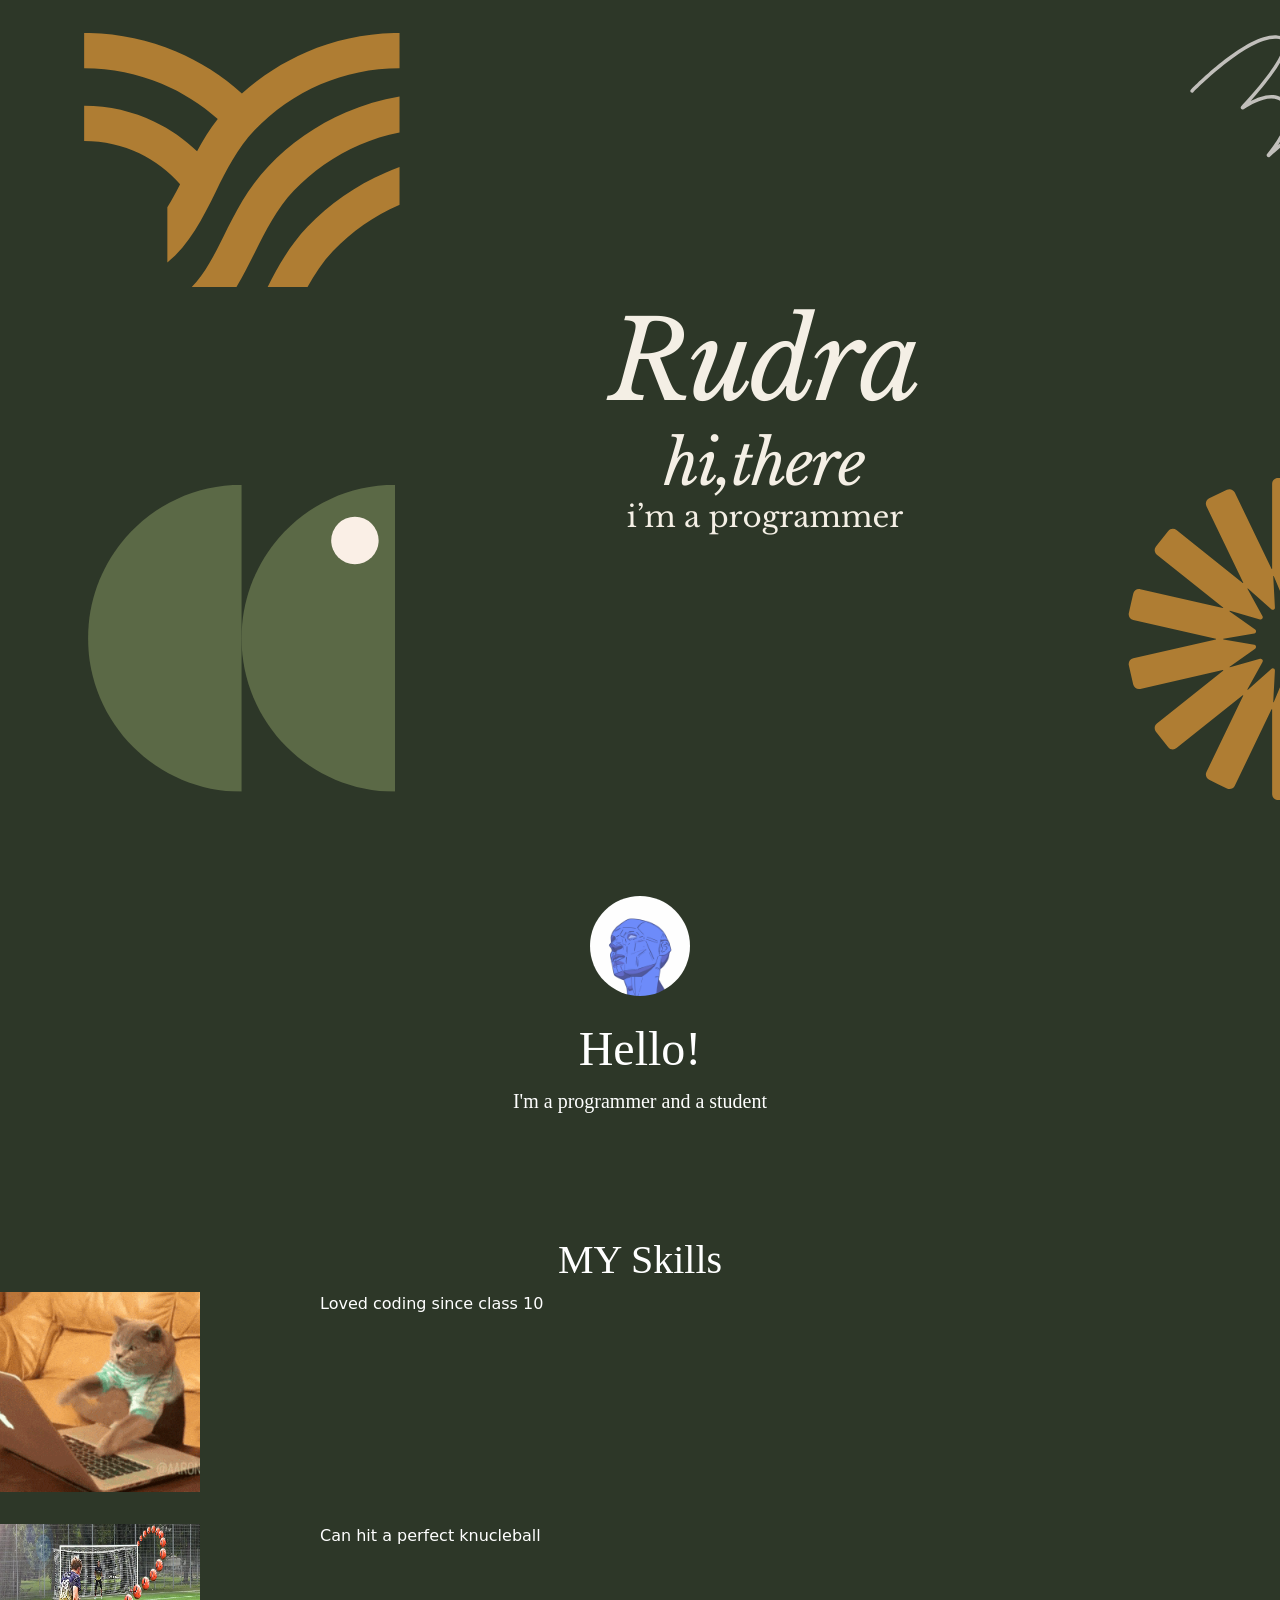
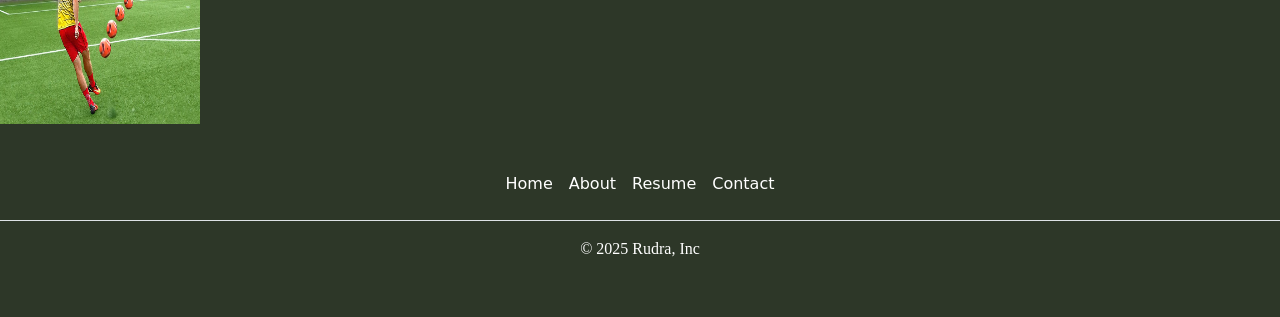
<file: index.html>
<!DOCTYPE html>
<html lang="en">
  <head>
    <meta charset="UTF-8" />
    <meta name="viewport" content="width=device-width, initial-scale=1.0" />
    <title>Rudra</title>
    <link
      href="https://cdn.jsdelivr.net/npm/bootstrap@5.3.8/dist/css/bootstrap.min.css"
      rel="stylesheet"
      integrity="sha384-sRIl4kxILFvY47J16cr9ZwB07vP4J8+LH7qKQnuqkuIAvNWLzeN8tE5YBujZqJLB"
      crossorigin="anonymous"
    />
    <link rel="stylesheet" href="./style.css" />
  </head>

  <body>
    <section id="top" class="mybackg">
      <div class="container">
        <header class="d-flex justify-content-center py-3">
          
        </header>
        <img src="./assets/img/Rudra.png" alt="rudra" />
      </div>
    </section>
    <section id="hero" class="mybackg">
      <div class="px-4 py-5 my-5 text-center">
        <img
          class="d-block mx-auto mb-4"
          src="./assets/img/some.png"
          alt="my-img"
          width="100"
          height="100"
        />
        <h1 class="display-5 fw-light">Hello!</h1>
        <div class="col-lg-6 mx-auto">
          <p class="lead mb-4">I'm a programmer and a student</p>
        </div>
      </div>
    </section>
    <!-- <section id="resume" class="mybackg">
    <div>
      <a href="./resume.html">My resume</a>
    </div>
  </section> -->
    <div class="Skills">
      <h1>MY Skills</h1>
      <div class="skills-container">
        <div class="typing">
          <img
            src="./assets/img/gif.gif"
            alt="typing cat"
            height="200px"
            width="200px"
          />
        </div>
        <div class="t-text">Loved coding since class 10</div>
        <div class="football">
          <img
            src="./assets/img/maxresdefault.jpg"
            alt="knucleball"
            height="200px"
            width="200px"
          />
        </div>
        <div class="f-text">Can hit a perfect knucleball</div>
      </div>
    </div>
    <section id="footer" >
      <footer class="py-3 my-4 ">
        <ul class="nav justify-content-center border-bottom pb-3 mb-3">
          <li class="nav-item">
            <a href="#" class="nav-link px-2 footer-link">Home</a>
          </li>
          <li class="nav-item">
            <a href="./about.html" class="nav-link px-2 footer-link">About</a>
          </li>
          <li class="nav-item">
            <a href="./resume.html" class="nav-link px-2 footer-link">Resume</a>
          </li>
          <li class="nav-item">
            <a href="./contact.html" class="nav-link px-2 footer-link">Contact</a>
          </li>
          
        </ul>
        <p class="text-center footer-end ">© 2025 Rudra, Inc</p>
      </footer>
    </section>

    <script
      src="https://cdn.jsdelivr.net/npm/bootstrap@5.3.8/dist/js/bootstrap.bundle.min.js"
      integrity="sha384-FKyoEForCGlyvwx9Hj09JcYn3nv7wiPVlz7YYwJrWVcXK/BmnVDxM+D2scQbITxI"
      crossorigin="anonymous"
    ></script>
  </body>
</html>
</file>
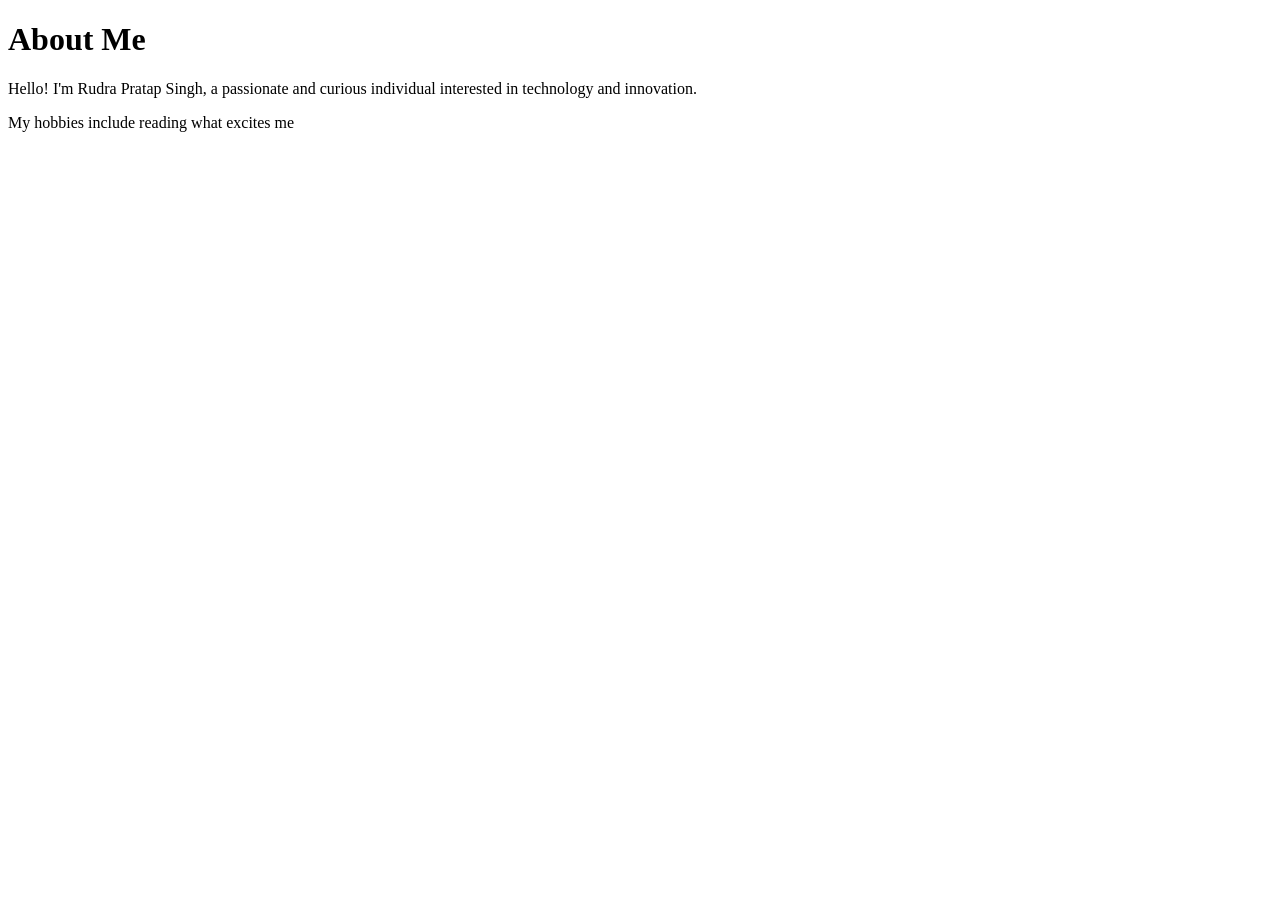
<file: about.html>
<!DOCTYPE html>
<html lang="en">
<head>
    <meta charset="UTF-8">
    <meta name="viewport" content="width=device-width, initial-scale=1.0">
    <title>About Me</title>
</head>
<body>
    <h1>About Me</h1>
    <p>Hello! I'm Rudra Pratap Singh, a passionate and curious individual interested in technology and innovation.</p>
    <p>My hobbies include reading what excites me</p>
    
</body>
</html>
</file>
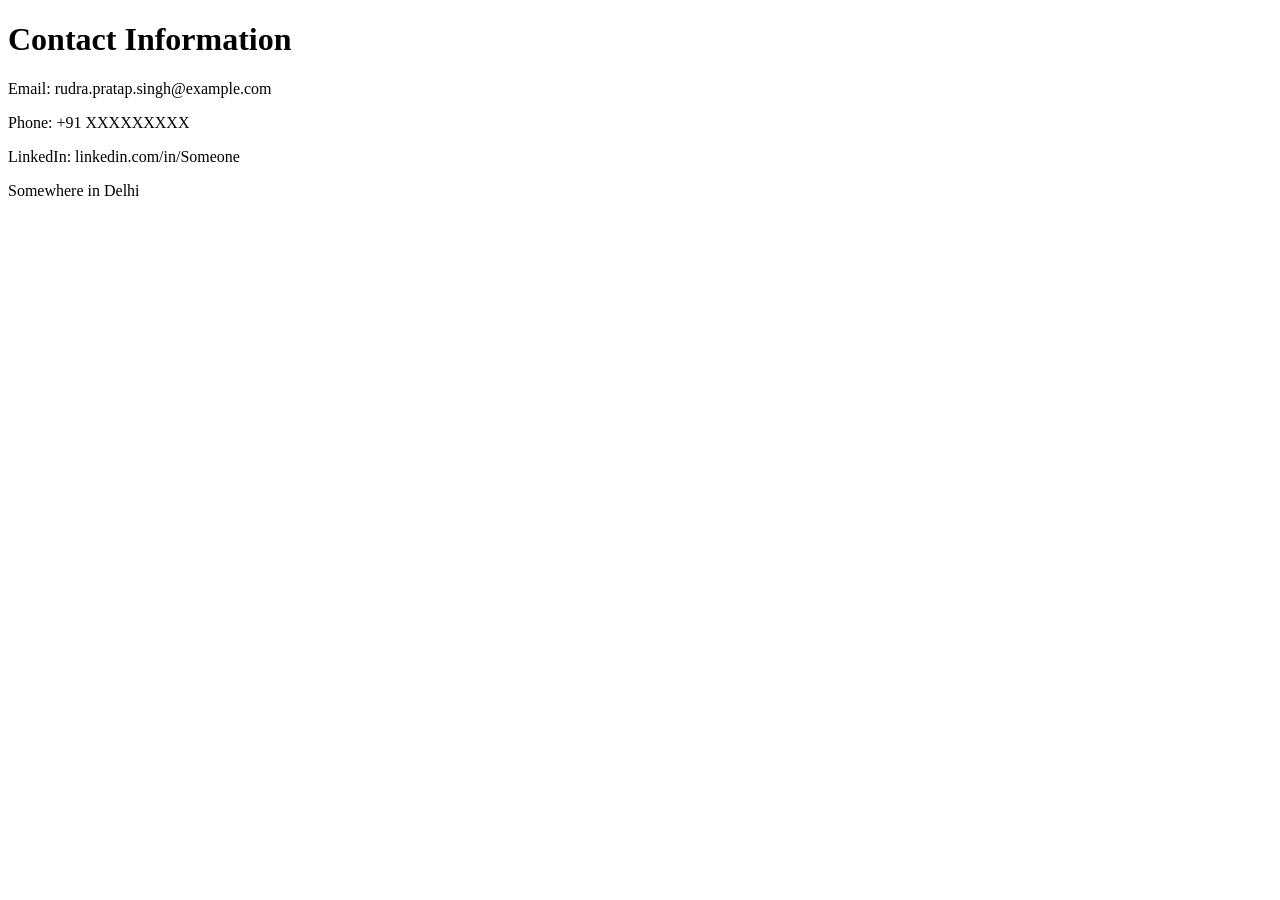
<file: contact.html>
<!DOCTYPE html>
<html lang="en">
<head>
    <meta charset="UTF-8">
    <meta name="viewport" content="width=device-width, initial-scale=1.0">
    <title>Contact info</title>
</head>
<body>
    <h1>Contact Information</h1>
    <p>Email: rudra.pratap.singh@example.com</p>
    <p>Phone: +91 XXXXXXXXX</p>
    <p>LinkedIn: linkedin.com/in/Someone</p>
    <p>Somewhere in Delhi</p>
</body>
</html>
</file>
<file: style.css>
.nav-pills .nav-link.active{
    background-color: #2d3728;
    color: #ffffff;
}
.nav-pills .nav-link{
    color: #ffffff;
}
.container{
    background-color: #2d3728;
}
.mybackg{
    background-color: #2d3728;
    color: #ffffff;
}
.img-container{
    display: flex;
    justify-content: center;
    align-items: center;
}
.img-container img{
    margin-top: 50px;
    height: 100px;
    width: 100px;
    border-radius: 50%;
    margin-bottom: 10px;
}

.d-block{
    border-radius: 50%;
}
.skills-container{
    color: #ffffff;
    display: grid;
    grid-template-rows: 0.5fr 1fr;
    grid-template-columns: 1fr 1fr;
    width: 50%;
    text-align: left;
    row-gap: 2rem;
    
}

div{
    display: block;
}
.footer-link{
    color: #ffffff;
}
.footer-link:hover{
    color: #2d3728;
}
.footer-end{
    color: #ffffff;
}

h1{
    color: #ffffff;
    font-family: "libre baskerville";
}
p{
    color: #ffffff;
    font-family: "libre baskerville";
}
    
body{
    background-color: #2d3728;
    text-align: center;
}
</file>
